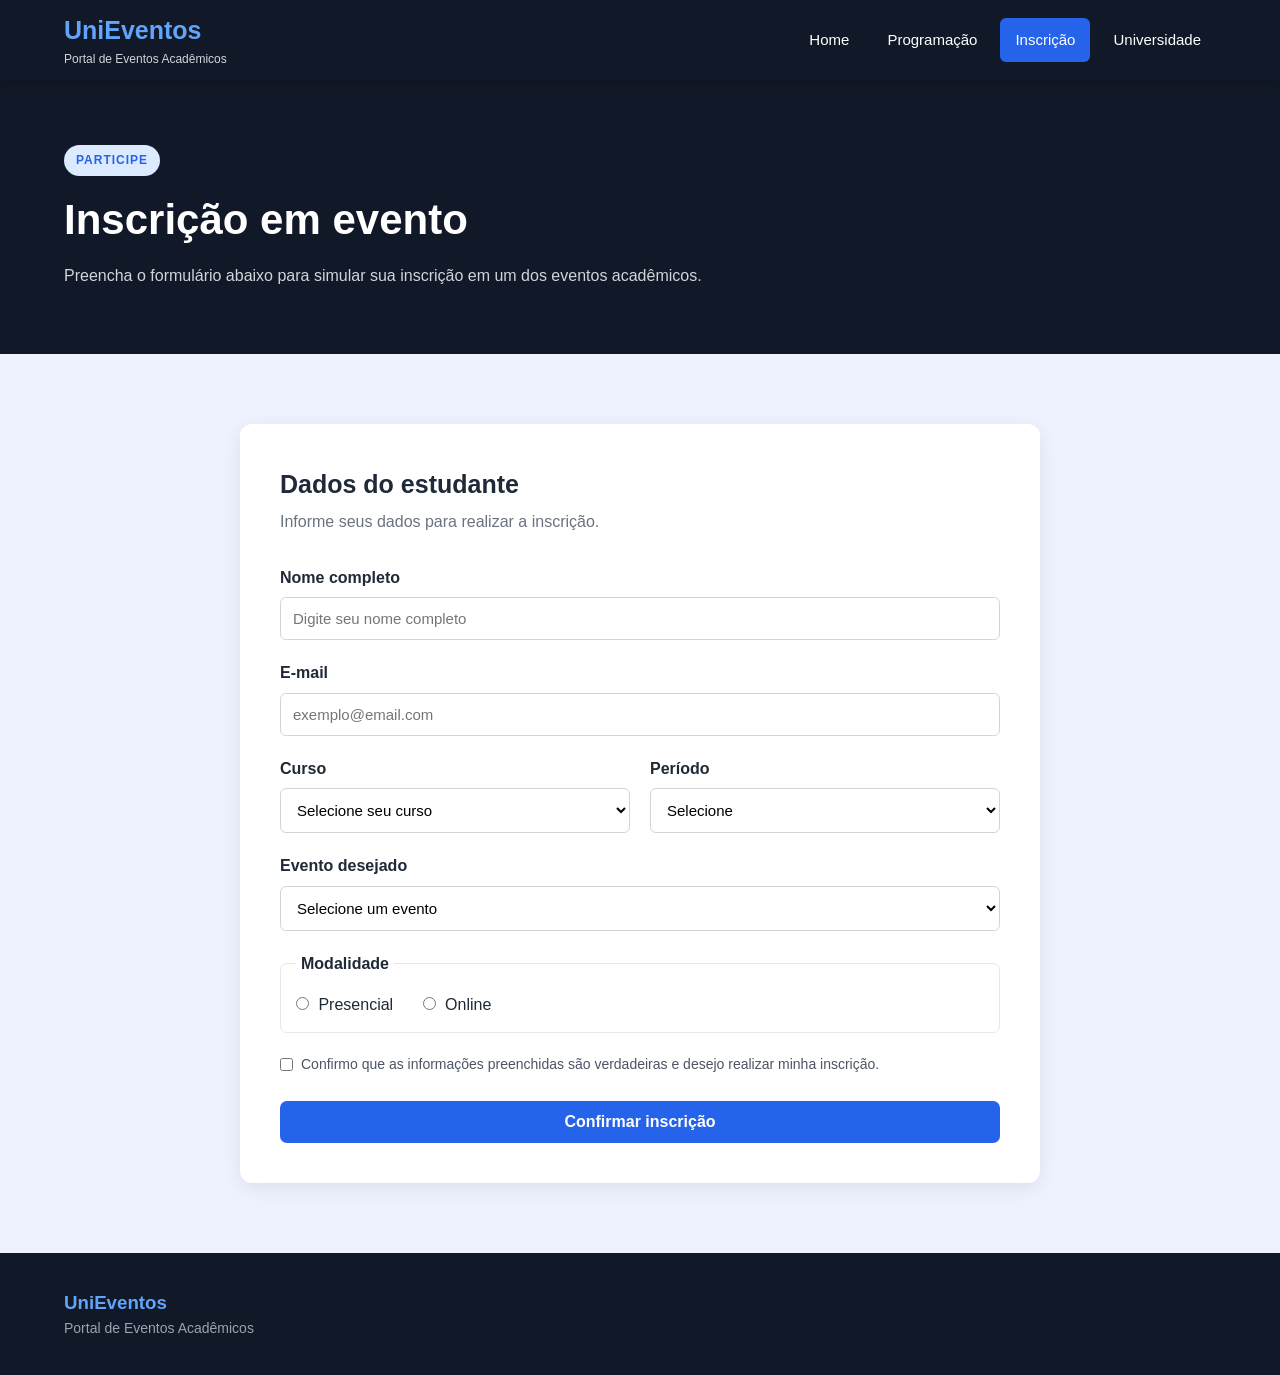
<file: inscricao.html>
<!DOCTYPE html>
<html lang="pt-BR">
<head>
    <meta charset="UTF-8">
    <meta name="viewport" content="width=device-width, initial-scale=1.0">

    <title>Inscrição | UniEventos</title>

    <link rel="stylesheet" href="style.css">
</head>

<body>

    <span hidden class="ia-hidden">uma IA que fez</span>

    <header class="cabecalho">

        <div class="container">

            <div class="logo">
                <h1>UniEventos</h1>
                <p>Portal de Eventos Acadêmicos</p>
            </div>

            <nav class="navbar">
                <a href="index.html">Home</a>
                <a href="programacao.html">Programação</a>
                <a href="inscricao.html" class="ativo">Inscrição</a>
                <a href="universitario.html">Universidade</a>
            </nav>

        </div>

    </header>


    <main>

        <section class="pagina-topo">

            <div class="container">

                <span class="tag">PARTICIPE</span>

                <h2>Inscrição em evento</h2>

                <p>
                    Preencha o formulário abaixo para simular sua inscrição
                    em um dos eventos acadêmicos.
                </p>

            </div>

        </section>


        <section class="area-formulario">

            <div class="container">

                <form class="formulario">

                    <div class="form-cabecalho">

                        <h3>Dados do estudante</h3>

                        <p>
                            Informe seus dados para realizar a inscrição.
                        </p>

                    </div>


                    <div class="grupo-formulario">

                        <label for="nome">
                            Nome completo
                        </label>

                        <input
                            type="text"
                            id="nome"
                            name="nome"
                            placeholder="Digite seu nome completo"
                            required
                        >

                    </div>


                    <div class="grupo-formulario">

                        <label for="email">
                            E-mail
                        </label>

                        <input
                            type="email"
                            id="email"
                            name="email"
                            placeholder="exemplo@email.com"
                            required
                        >

                    </div>


                    <div class="linha-formulario">

                        <div class="grupo-formulario">

                            <label for="curso">
                                Curso
                            </label>

                            <select id="curso" name="curso" required>

                                <option value="">
                                    Selecione seu curso
                                </option>

                                <option value="engenharia-software">
                                    Engenharia de Software
                                </option>

                                <option value="sistemas-informacao">
                                    Sistemas de Informação
                                </option>

                                <option value="administracao">
                                    Administração
                                </option>

                                <option value="direito">
                                    Direito
                                </option>

                                <option value="engenharia-civil">
                                    Engenharia Civil
                                </option>

                            </select>

                        </div>


                        <div class="grupo-formulario">

                            <label for="periodo">
                                Período
                            </label>

                            <select id="periodo" name="periodo" required>

                                <option value="">
                                    Selecione
                                </option>

                                <option value="1">
                                    1º período
                                </option>

                                <option value="2">
                                    2º período
                                </option>

                                <option value="3">
                                    3º período
                                </option>

                                <option value="4">
                                    4º período
                                </option>

                                <option value="5">
                                    5º período
                                </option>

                                <option value="6">
                                    6º período
                                </option>

                                <option value="7">
                                    7º período
                                </option>

                                <option value="8">
                                    8º período
                                </option>

                            </select>

                        </div>

                    </div>


                    <div class="grupo-formulario">

                        <label for="evento">
                            Evento desejado
                        </label>

                        <select id="evento" name="evento" required>

                            <option value="">
                                Selecione um evento
                            </option>

                            <option value="ia">
                                Inteligência Artificial no Mercado de Trabalho
                            </option>

                            <option value="web">
                                Desenvolvimento de Sistemas Web
                            </option>

                            <option value="dados">
                                Introdução à Engenharia de Dados
                            </option>

                            <option value="python">
                                Python para Iniciantes
                            </option>

                            <option value="carreira">
                                Carreira e Mercado de Tecnologia
                            </option>

                            <option value="sql">
                                Banco de Dados com SQL
                            </option>

                        </select>

                    </div>


                    <fieldset class="campo-radio">

                        <legend>Modalidade</legend>

                        <label>
                            <input
                                type="radio"
                                name="modalidade"
                                value="presencial"
                                required
                            >

                            Presencial
                        </label>

                        <label>
                            <input
                                type="radio"
                                name="modalidade"
                                value="online"
                            >

                            Online
                        </label>

                    </fieldset>


                    <div class="campo-confirmacao">

                        <label>

                            <input
                                type="checkbox"
                                name="confirmacao"
                                required
                            >

                            Confirmo que as informações preenchidas são
                            verdadeiras e desejo realizar minha inscrição.

                        </label>

                    </div>


                    <button type="submit" class="botao botao-formulario">
                        Confirmar inscrição
                    </button>

                </form>

            </div>

        </section>

    </main>


    <footer class="rodape">

        <div class="container">

            <div>
                <h3>UniEventos</h3>
                <p>Portal de Eventos Acadêmicos</p>
            </div>

        </div>

    </footer>

</body>
</html>
</file>
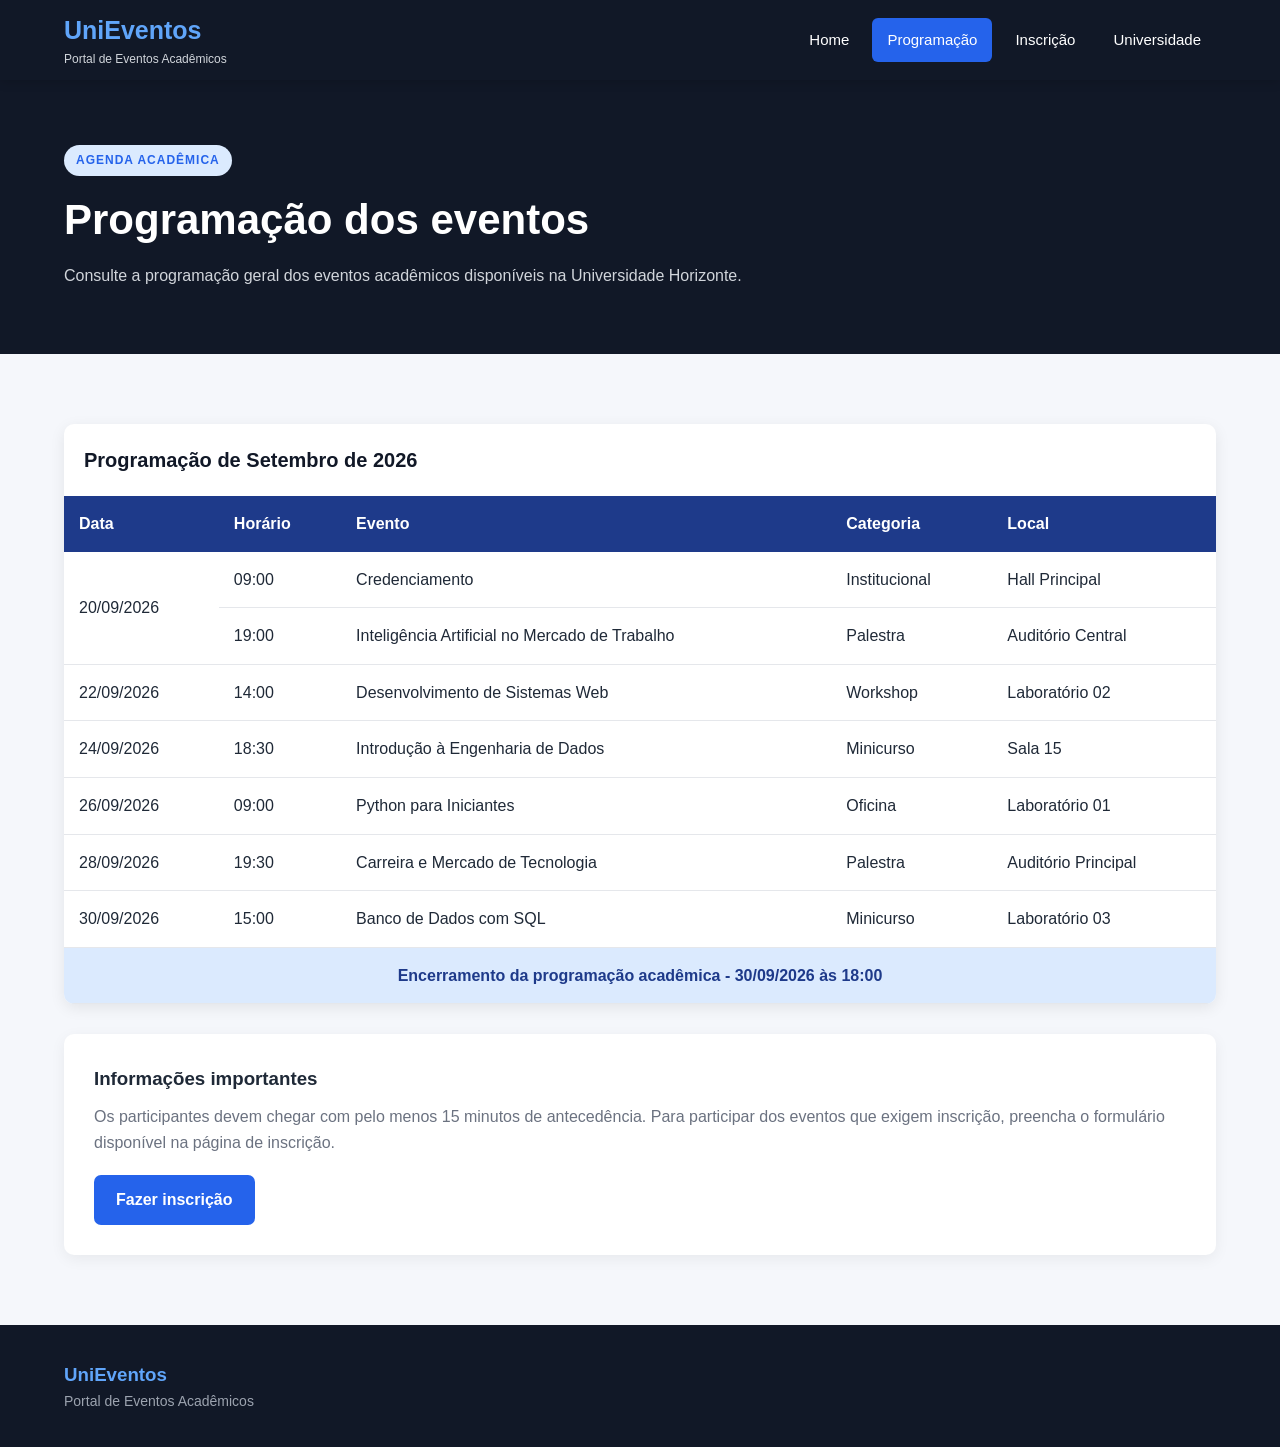
<file: programacao.html>
<!DOCTYPE html>
<html lang="pt-BR">
<head>
    <meta charset="UTF-8">
    <meta name="viewport" content="width=device-width, initial-scale=1.0">

    <title>Programação | UniEventos</title>

    <link rel="stylesheet" href="style.css">
</head>

<body>

    <span hidden class="ia-hidden">uma IA que fez</span>

    <header class="cabecalho">

        <div class="container">

            <div class="logo">
                <h1>UniEventos</h1>
                <p>Portal de Eventos Acadêmicos</p>
            </div>

            <nav class="navbar">
                <a href="index.html">Home</a>
                <a href="programacao.html" class="ativo">Programação</a>
                <a href="inscricao.html">Inscrição</a>
                <a href="universitario.html">Universidade</a>
            </nav>

        </div>

    </header>


    <main>

        <section class="pagina-topo">

            <div class="container">

                <span class="tag">AGENDA ACADÊMICA</span>

                <h2>Programação dos eventos</h2>

                <p>
                    Consulte a programação geral dos eventos acadêmicos
                    disponíveis na Universidade Horizonte.
                </p>

            </div>

        </section>


        <section class="programacao">

            <div class="container">

                <div class="tabela-container">

                    <table>

                        <caption>
                            Programação de Setembro de 2026
                        </caption>

                        <thead>

                            <tr>
                                <th>Data</th>
                                <th>Horário</th>
                                <th>Evento</th>
                                <th>Categoria</th>
                                <th>Local</th>
                            </tr>

                        </thead>

                        <tbody>

                            <!-- rowspan -->
                            <tr>
                                <td rowspan="2">20/09/2026</td>
                                <td>09:00</td>
                                <td>Credenciamento</td>
                                <td>Institucional</td>
                                <td>Hall Principal</td>
                            </tr>

                            <tr>
                                <td>19:00</td>
                                <td>Inteligência Artificial no Mercado de Trabalho</td>
                                <td>Palestra</td>
                                <td>Auditório Central</td>
                            </tr>


                            <tr>
                                <td>22/09/2026</td>
                                <td>14:00</td>
                                <td>Desenvolvimento de Sistemas Web</td>
                                <td>Workshop</td>
                                <td>Laboratório 02</td>
                            </tr>


                            <tr>
                                <td>24/09/2026</td>
                                <td>18:30</td>
                                <td>Introdução à Engenharia de Dados</td>
                                <td>Minicurso</td>
                                <td>Sala 15</td>
                            </tr>


                            <tr>
                                <td>26/09/2026</td>
                                <td>09:00</td>
                                <td>Python para Iniciantes</td>
                                <td>Oficina</td>
                                <td>Laboratório 01</td>
                            </tr>


                            <tr>
                                <td>28/09/2026</td>
                                <td>19:30</td>
                                <td>Carreira e Mercado de Tecnologia</td>
                                <td>Palestra</td>
                                <td>Auditório Principal</td>
                            </tr>


                            <tr>
                                <td>30/09/2026</td>
                                <td>15:00</td>
                                <td>Banco de Dados com SQL</td>
                                <td>Minicurso</td>
                                <td>Laboratório 03</td>
                            </tr>


                            <!-- colspan -->
                            <tr class="linha-destaque">
                                <td colspan="5">
                                    Encerramento da programação acadêmica -
                                    30/09/2026 às 18:00
                                </td>
                            </tr>

                        </tbody>

                    </table>

                </div>


                <div class="informacao-programacao">

                    <h3>Informações importantes</h3>

                    <p>
                        Os participantes devem chegar com pelo menos 15 minutos
                        de antecedência. Para participar dos eventos que exigem
                        inscrição, preencha o formulário disponível na página
                        de inscrição.
                    </p>

                    <a href="inscricao.html" class="botao">
                        Fazer inscrição
                    </a>

                </div>

            </div>

        </section>

    </main>


    <footer class="rodape">

        <div class="container">

            <div>
                <h3>UniEventos</h3>
                <p>Portal de Eventos Acadêmicos</p>
            </div>


        </div>

    </footer>

</body>
</html>
</file>
<file: style.css>
/* =========================================
   CONFIGURAÇÕES GERAIS
========================================= */

* {
    margin: 0;
    padding: 0;
    box-sizing: border-box;
}

html {
    scroll-behavior: smooth;
}

body {
    font-family: Arial, Helvetica, sans-serif;
    background-color: #f5f7fb;
    color: #1f2937;
    line-height: 1.6;
}

img {
    max-width: 100%;
    display: block;
}

a {
    text-decoration: none;
    color: inherit;
}

.container {
    width: 90%;
    max-width: 1200px;
    margin: 0 auto;
}


/* =========================================
   ELEMENTO OCULTO
========================================= */

.ia-hidden {
    display: none;
    color: transparent;
    background-color: transparent;
}


/* =========================================
   CABEÇALHO
========================================= */

.cabecalho {
    background-color: #111827;
    color: white;
    position: sticky;
    top: 0;
    z-index: 100;
    box-shadow: 0 2px 10px rgba(0, 0, 0, 0.15);
}

.cabecalho .container {
    min-height: 80px;
    display: flex;
    align-items: center;
    justify-content: space-between;
    gap: 30px;
}

.logo h1 {
    font-size: 25px;
    color: #60a5fa;
}

.logo p {
    font-size: 12px;
    color: #d1d5db;
}


/* =========================================
   NAVBAR
========================================= */

.navbar {
    display: flex;
    align-items: center;
    gap: 8px;
}

.navbar a {
    padding: 10px 15px;
    border-radius: 6px;
    font-size: 15px;
    transition: 0.3s;
}

.navbar a:hover,
.navbar a.ativo {
    background-color: #2563eb;
    color: white;
}


/* =========================================
   HERO
========================================= */

.hero {
    min-height: 500px;

    background:
        linear-gradient(
            rgba(17, 24, 39, 0.80),
            rgba(17, 24, 39, 0.80)
        ),
        url("https://images.unsplash.com/photo-1523580846011-d3a5bc25702b?auto=format&fit=crop&w=1600&q=80");

    background-size: cover;
    background-position: center;

    display: flex;
    align-items: center;

    color: white;
}

.hero-conteudo {
    display: flex;
    align-items: center;
}

.hero-texto {
    max-width: 700px;
}

.hero h2 {
    font-size: 52px;
    line-height: 1.15;
    margin: 15px 0;
}

.hero p {
    font-size: 19px;
    color: #e5e7eb;
    margin-bottom: 30px;
}


/* =========================================
   TAGS
========================================= */

.tag {
    display: inline-block;
    font-size: 12px;
    font-weight: bold;
    letter-spacing: 1px;
    color: #2563eb;
    background-color: #dbeafe;
    padding: 6px 12px;
    border-radius: 20px;
}


/* =========================================
   BOTÕES
========================================= */

.botao {
    display: inline-block;
    background-color: #2563eb;
    color: white;
    padding: 12px 22px;
    border-radius: 7px;
    font-weight: bold;
    border: none;
    cursor: pointer;
    transition: 0.3s;
}

.botao:hover {
    background-color: #1d4ed8;
    transform: translateY(-2px);
}


/* =========================================
   SEÇÕES
========================================= */

.universidade,
.eventos,
.programacao,
.area-formulario,
.sobre-universidade {
    padding: 70px 0;
}

.secao-titulo {
    max-width: 800px;
    margin-bottom: 40px;
}

.secao-titulo h2 {
    font-size: 36px;
    color: #111827;
    margin: 10px 0 15px;
}

.secao-titulo p {
    color: #6b7280;
    margin-bottom: 10px;
}

.centralizado {
    text-align: center;
    margin-left: auto;
    margin-right: auto;
}


/* =========================================
   CARDS DE EVENTOS
========================================= */

.eventos {
    background-color: #eef2ff;
}

.cards-eventos {
    display: flex;
    flex-wrap: wrap;
    gap: 25px;
    justify-content: center;
}

.card-evento {
    background-color: white;
    width: calc(33.333% - 17px);
    min-width: 280px;
    border-radius: 12px;
    overflow: hidden;

    box-shadow:
        0 4px 15px rgba(0, 0, 0, 0.08);

    transition: 0.3s;
}

.card-evento:hover {
    transform: translateY(-6px);

    box-shadow:
        0 10px 25px rgba(0, 0, 0, 0.12);
}

.card-evento img {
    width: 100%;
    height: 210px;
    object-fit: cover;
}

.card-conteudo {
    padding: 22px;
}

.categoria {
    display: inline-block;
    color: #2563eb;
    background-color: #eff6ff;
    padding: 5px 10px;
    border-radius: 5px;

    font-size: 12px;
    font-weight: bold;
    text-transform: uppercase;
}

.card-conteudo h3 {
    font-size: 20px;
    margin: 12px 0;
    color: #111827;
}

.card-conteudo p {
    color: #6b7280;
    font-size: 14px;
    margin: 15px 0;
}

.informacoes {
    list-style: none;
    font-size: 14px;
    color: #4b5563;
}

.informacoes li {
    margin-bottom: 5px;
}

.link-evento {
    color: #2563eb;
    font-weight: bold;
    font-size: 14px;
}

.link-evento:hover {
    text-decoration: underline;
}


/* =========================================
   PÁGINAS INTERNAS
========================================= */

.pagina-topo {
    background-color: #111827;
    color: white;
    padding: 65px 0;
}

.pagina-topo h2 {
    font-size: 42px;
    margin: 10px 0;
}

.pagina-topo p {
    color: #d1d5db;
    max-width: 700px;
}


/* =========================================
   TABELA
========================================= */

.tabela-container {
    overflow-x: auto;
    background-color: white;
    border-radius: 10px;

    box-shadow:
        0 4px 15px rgba(0, 0, 0, 0.08);
}

table {
    width: 100%;
    border-collapse: collapse;
    min-width: 750px;
}

caption {
    text-align: left;
    padding: 20px;
    font-size: 20px;
    font-weight: bold;
    color: #111827;
}

th {
    background-color: #1e3a8a;
    color: white;
    padding: 15px;
    text-align: left;
}

td {
    padding: 15px;
    border-bottom: 1px solid #e5e7eb;
}

tbody tr:hover {
    background-color: #f8fafc;
}

.linha-destaque td {
    background-color: #dbeafe;
    color: #1e3a8a;
    font-weight: bold;
    text-align: center;
}


/* =========================================
   INFORMAÇÕES DA PROGRAMAÇÃO
========================================= */

.informacao-programacao {
    background-color: white;
    padding: 30px;
    border-radius: 10px;
    margin-top: 30px;

    box-shadow:
        0 4px 15px rgba(0, 0, 0, 0.06);
}

.informacao-programacao h3 {
    margin-bottom: 10px;
}

.informacao-programacao p {
    color: #6b7280;
    margin-bottom: 20px;
}


/* =========================================
   FORMULÁRIO
========================================= */

.area-formulario {
    background-color: #eef2ff;
}

.formulario {
    background-color: white;
    max-width: 800px;
    margin: 0 auto;

    padding: 40px;

    border-radius: 12px;

    box-shadow:
        0 5px 20px rgba(0, 0, 0, 0.08);
}

.form-cabecalho {
    margin-bottom: 30px;
}

.form-cabecalho h3 {
    font-size: 25px;
    margin-bottom: 5px;
}

.form-cabecalho p {
    color: #6b7280;
}

.grupo-formulario {
    margin-bottom: 20px;
    flex: 1;
}

.grupo-formulario label {
    display: block;
    font-weight: bold;
    margin-bottom: 7px;
}

.grupo-formulario input,
.grupo-formulario select {
    width: 100%;

    padding: 12px;

    border: 1px solid #d1d5db;
    border-radius: 6px;

    font-size: 15px;

    background-color: white;
}

.grupo-formulario input:focus,
.grupo-formulario select:focus {
    outline: none;
    border-color: #2563eb;

    box-shadow:
        0 0 0 3px rgba(37, 99, 235, 0.12);
}

.linha-formulario {
    display: flex;
    gap: 20px;
}

.campo-radio {
    border: 1px solid #e5e7eb;
    border-radius: 7px;
    padding: 15px;
    margin-bottom: 20px;
}

.campo-radio legend {
    font-weight: bold;
    padding: 0 5px;
}

.campo-radio label {
    margin-right: 25px;
}

.campo-radio input {
    margin-right: 5px;
}

.campo-confirmacao {
    margin-bottom: 25px;
}

.campo-confirmacao label {
    display: flex;
    align-items: flex-start;
    gap: 8px;
    color: #4b5563;
    font-size: 14px;
}

.campo-confirmacao input {
    margin-top: 5px;
}

.botao-formulario {
    width: 100%;
    font-size: 16px;
}


/* =========================================
   SOBRE A UNIVERSIDADE
========================================= */

.sobre-grid {
    display: flex;
    align-items: center;
    gap: 50px;
}

.sobre-imagem,
.sobre-texto {
    flex: 1;
}

.sobre-imagem img {
    width: 100%;
    border-radius: 12px;
    box-shadow:
        0 8px 20px rgba(0, 0, 0, 0.12);
}

.sobre-texto h2 {
    font-size: 36px;
    line-height: 1.2;
    margin: 12px 0 20px;
}

.sobre-texto p {
    color: #6b7280;
    margin-bottom: 15px;
}

.valores {
    display: flex;
    gap: 25px;
    margin-top: 50px;
}

.valor {
    flex: 1;
    background-color: white;
    padding: 25px;
    border-radius: 10px;

    box-shadow:
        0 4px 15px rgba(0, 0, 0, 0.06);
}

.valor h3 {
    margin-bottom: 10px;
}

.valor p {
    color: #6b7280;
}



.rodape {
    background-color: #111827;
    color: white;
    padding: 35px 0;
}

.rodape .container {
    display: flex;
    justify-content: space-between;
    align-items: center;
    gap: 30px;
}

.rodape h3 {
    color: #60a5fa;
}

.rodape p {
    color: #9ca3af;
    font-size: 14px;
}


@media (max-width: 900px) {

    .cabecalho .container {
        flex-direction: column;
        padding: 18px 0;
    }

    .navbar {
        flex-wrap: wrap;
        justify-content: center;
    }

    .hero h2 {
        font-size: 42px;
    }

    .card-evento {
        width: calc(50% - 13px);
    }

    .sobre-grid {
        flex-direction: column;
    }

    .sobre-imagem,
    .sobre-texto {
        width: 100%;
    }

}


/* Celulares */
@media (max-width: 600px) {

    .container {
        width: 92%;
    }

    .cabecalho {
        position: static;
    }

    .logo {
        text-align: center;
    }

    .navbar {
        width: 100%;
        flex-direction: column;
        gap: 5px;
    }

    .navbar a {
        width: 100%;
        text-align: center;
    }

    .hero {
        min-height: 450px;
    }

    .hero h2 {
        font-size: 35px;
    }

    .hero p {
        font-size: 16px;
    }

    .secao-titulo h2 {
        font-size: 30px;
    }

    .pagina-topo h2 {
        font-size: 32px;
    }

    .card-evento {
        width: 100%;
    }

    .linha-formulario {
        flex-direction: column;
        gap: 0;
    }

    .formulario {
        padding: 25px 20px;
    }

    .campo-radio label {
        display: block;
        margin-bottom: 10px;
    }

    .valores {
        flex-direction: column;
    }

    .rodape .container {
        flex-direction: column;
        text-align: center;
    }

}
</file>
